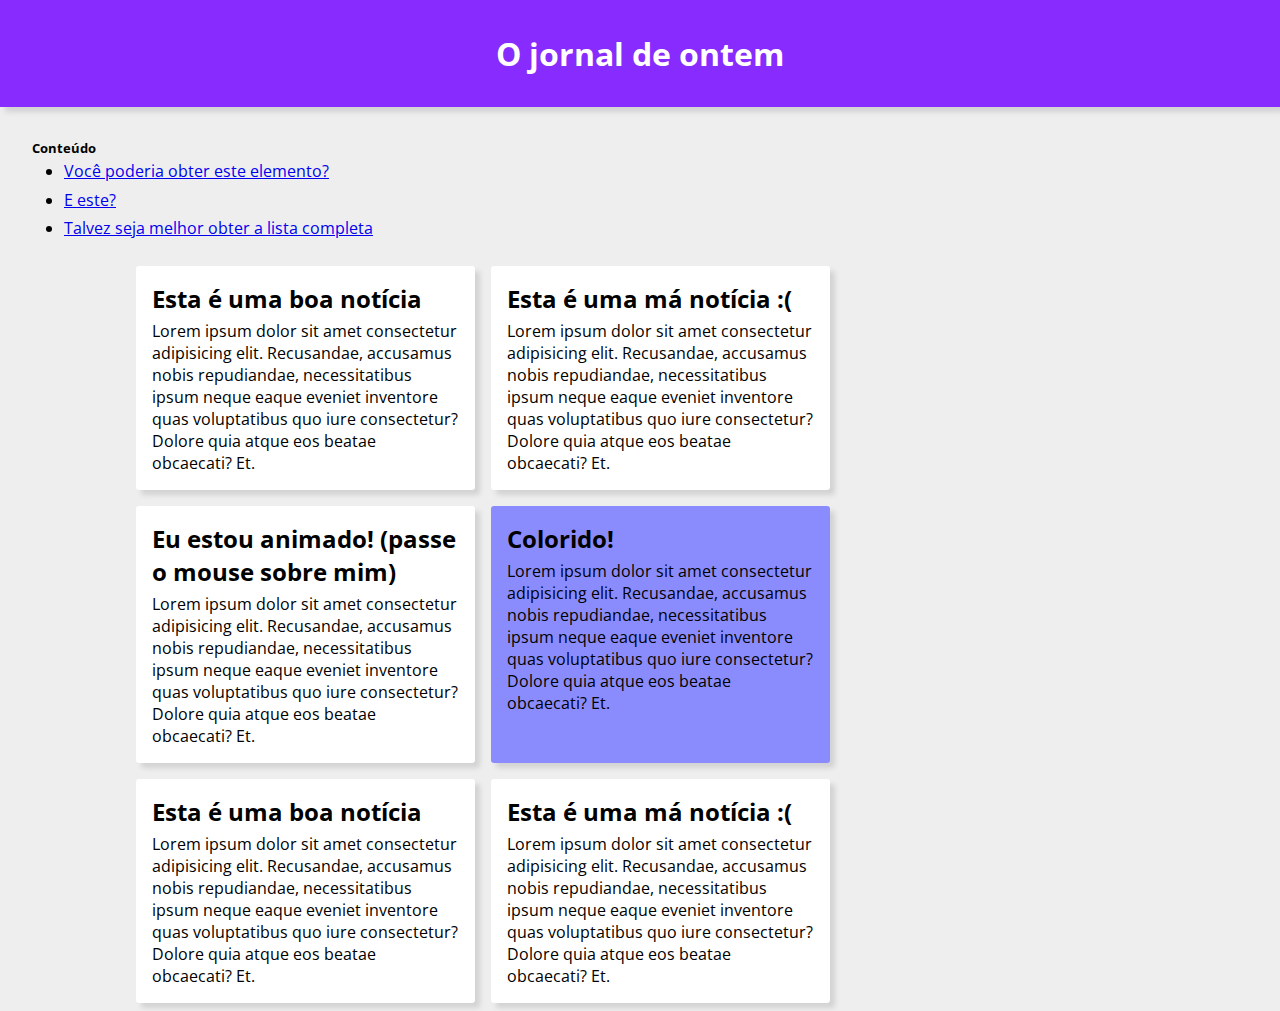
<file: Aula 4 - Introdução ao DOM/index.html>
<!DOCTYPE html>
<html lang="pt-BR">

<head>
  <meta charset="UTF-8">
  <meta http-equiv="X-UA-Compatible" content="IE=edge">
  <meta name="viewport" content="width=device-width, initial-scale=1.0">
  <link rel="stylesheet" href="styles.css">
  <title>Aula 4</title>
</head>

<body>

  <h1>O jornal de ontem</h1>

  <div class="conteudo">
    <h5>Conteúdo</h5>
    <ul>
      <li id="item1"><a href="#">Você poderia obter este elemento?</a></li>
      <li id="item2"><a href="#">E este?</a></li>
      <li id="item3"><a href="#">Talvez seja melhor obter a lista completa</a></li>
    </ul>
  </div>

  <section>
    <article id="card1">
      <h2 id="titleCard1">Esta é uma boa notícia</h2>
      <p>
        Lorem ipsum dolor sit amet consectetur adipisicing elit. Recusandae, accusamus nobis repudiandae, necessitatibus
        ipsum neque eaque eveniet inventore quas voluptatibus quo iure consectetur? Dolore quia atque eos beatae
        obcaecati? Et.
      </p>
    </article>

    <article>
      <h2>Esta é uma má notícia :(</h2>
      <p>
        Lorem ipsum dolor sit amet consectetur adipisicing elit. Recusandae, accusamus nobis repudiandae, necessitatibus
        ipsum neque eaque eveniet inventore quas voluptatibus quo iure consectetur? Dolore quia atque eos beatae
        obcaecati? Et.
      </p>
    </article>
    <article class="animado">
      <h2>Eu estou animado! (passe o mouse sobre mim)</h2>
      <p>
        Lorem ipsum dolor sit amet consectetur adipisicing elit. Recusandae, accusamus nobis repudiandae, necessitatibus
        ipsum neque eaque eveniet inventore quas voluptatibus quo iure consectetur? Dolore quia atque eos beatae
        obcaecati? Et.
      </p>
    </article>

    <article class="diferente">
      <h2>Colorido! </h2>
      <p>
        Lorem ipsum dolor sit amet consectetur adipisicing elit. Recusandae, accusamus nobis repudiandae, necessitatibus
        ipsum neque eaque eveniet inventore quas voluptatibus quo iure consectetur? Dolore quia atque eos beatae
        obcaecati? Et.
      </p>
    </article>
    <article>
      <h2>Esta é uma boa notícia</h2>
      <p>
        Lorem ipsum dolor sit amet consectetur adipisicing elit. Recusandae, accusamus nobis repudiandae, necessitatibus
        ipsum neque eaque eveniet inventore quas voluptatibus quo iure consectetur? Dolore quia atque eos beatae
        obcaecati? Et.
      </p>
    </article>

    <article>
      <h2>Esta é uma má notícia :(</h2>
      <p>
        Lorem ipsum dolor sit amet consectetur adipisicing elit. Recusandae, accusamus nobis repudiandae, necessitatibus
        ipsum neque eaque eveniet inventore quas voluptatibus quo iure consectetur? Dolore quia atque eos beatae
        obcaecati? Et.
      </p>
    </article>

  </section>
  <script src="script.js"></script>
</body>

</html>
</file>
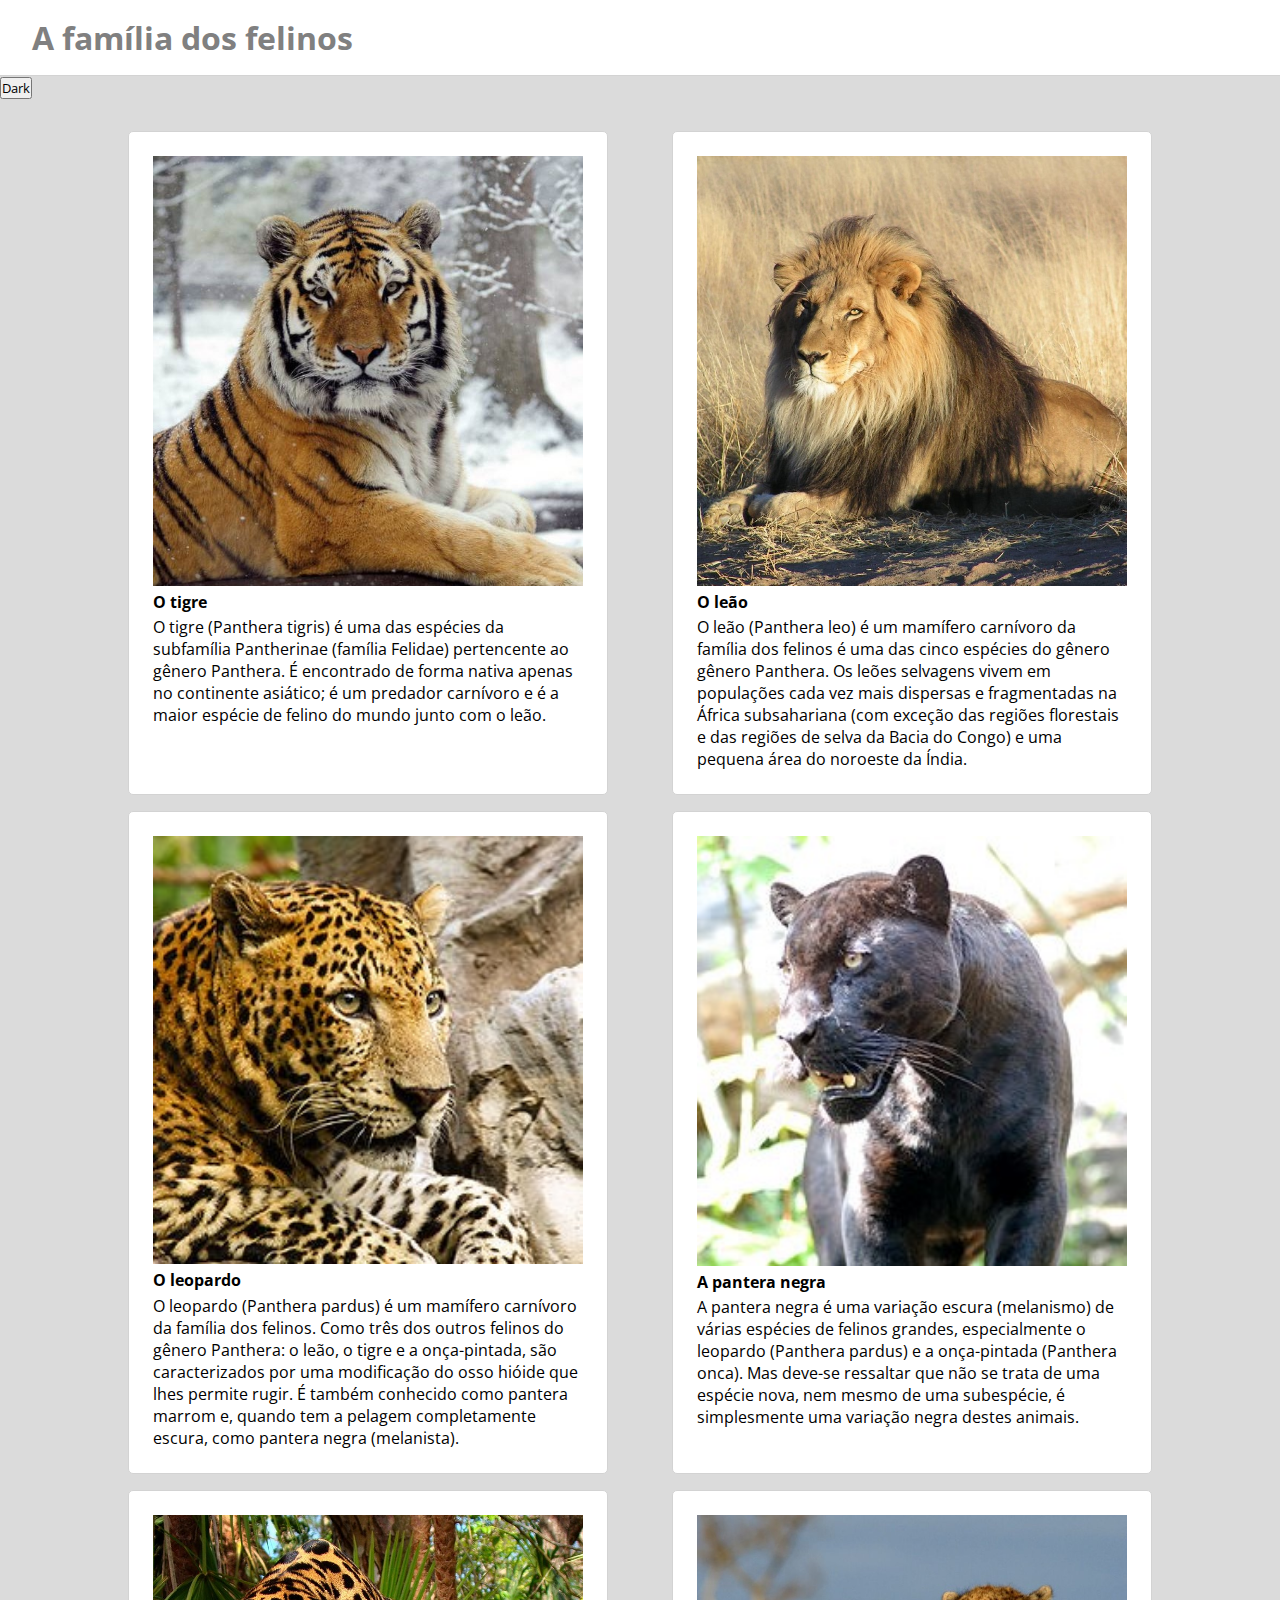
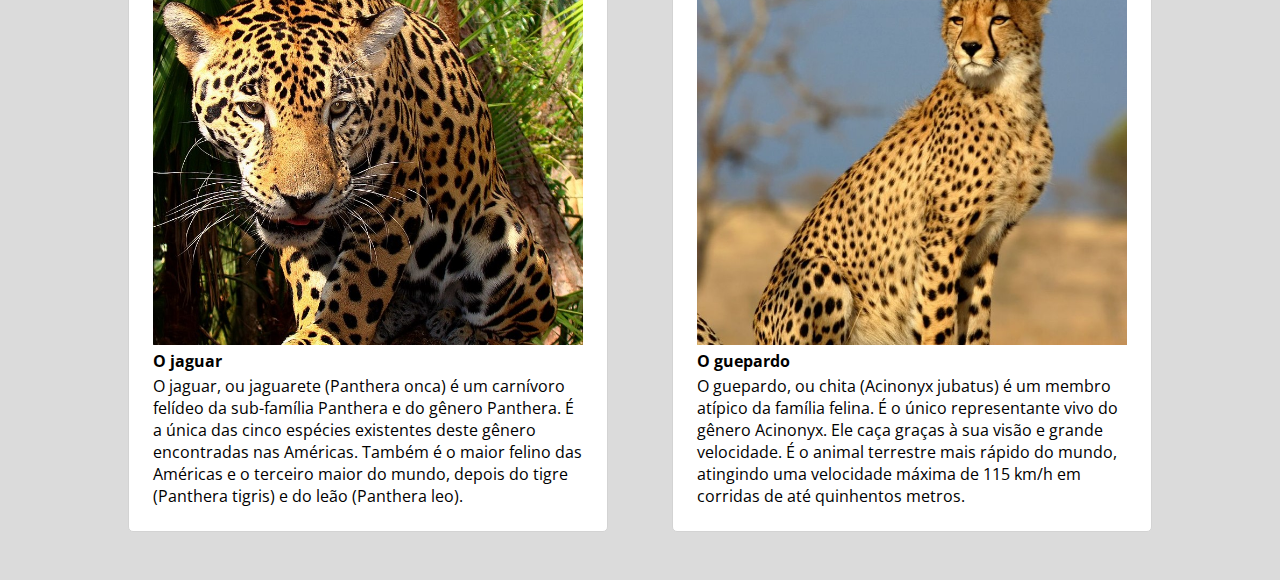
<file: Aula 5 - Modificando a DOM/index.html>
<!DOCTYPE html>
<html lang="pt-BR">

<head>
  <meta charset="UTF-8">
  <meta http-equiv="X-UA-Compatible" content="IE=edge">
  <meta name="viewport" content="width=device-width, initial-scale=1.0">
  <link rel="stylesheet" href="styles.css">
  <title>Aula 5 - Modificar elementos com JS </title>
</head>

<body id="body" class="dark">

  <h1 class="titulo">A família dos felinos</h1>

  <button onclick="dark()">Dark</button>

  <div class="container">
    <div class="item">
      <img src="./imagens/tiger.jpg">
      <h2>O tigre</h2>
      <p>
        O tigre (Panthera tigris) é uma das espécies da subfamília Pantherinae (família Felidae)
        pertencente ao gênero Panthera. É encontrado de forma nativa apenas no continente asiático; é um predador
        carnívoro e
        é a maior espécie de felino do mundo junto com o leão.
      </p>
    </div>
    <div class="item">
      <img src="./imagens/leon.jpg">
      <h2>O leão</h2>
      <p>
        O leão (Panthera leo) é um mamífero carnívoro da família dos felinos é uma das cinco espécies do gênero
        gênero Panthera. Os leões selvagens vivem em populações cada vez mais dispersas e fragmentadas na África
        subsahariana
        (com exceção das regiões florestais e das regiões de selva da Bacia do Congo) e uma pequena área do noroeste da
        Índia.
      </p>
    </div>
    <div class="item">
      <img src="./imagens/leopardo.jpg">
      <h2>O leopardo</h2>
      <p>
        O leopardo (Panthera pardus) é um mamífero carnívoro da família dos felinos. Como três dos outros
        felinos do gênero Panthera: o leão, o tigre e a onça-pintada, são caracterizados por uma modificação do osso
        hióide que lhes permite rugir.
        É também conhecido como pantera marrom e, quando tem a pelagem completamente escura, como pantera negra
        (melanista).
      </p>
    </div>
    <div class="item">
      <img src="./imagens/pantera-negra.jpg">
      <h2>A pantera negra</h2>
      <p>
        A pantera negra é uma variação escura (melanismo) de várias espécies de felinos grandes, especialmente o
        leopardo (Panthera pardus) e a onça-pintada (Panthera onca).
        Mas deve-se ressaltar que não se trata de uma espécie nova, nem mesmo de uma subespécie, é simplesmente uma
        variação negra destes animais.
      </p>
    </div>
    <div class="item">
      <img src="./imagens/jaguar.jpg">
      <h2>O jaguar</h2>
      <p>
        O jaguar, ou jaguarete (Panthera onca) é um carnívoro felídeo da sub-família Panthera e do
        gênero Panthera. É a única das cinco espécies existentes deste gênero encontradas nas Américas. Também
        é o maior felino das Américas e o terceiro maior do mundo, depois do tigre (Panthera tigris) e do leão (Panthera
        leo).
      </p>
    </div>
    <div class="item">
      <img src="./imagens/chita.jpg">
      <h2>O guepardo</h2>
      <p>
        O guepardo, ou chita (Acinonyx jubatus) é um membro atípico da família felina. É o único
        representante vivo do gênero Acinonyx. Ele caça graças à sua visão e grande velocidade. É o animal terrestre
        mais rápido
        do mundo, atingindo uma velocidade máxima de 115 km/h em corridas de até quinhentos metros.
      </p>
    </div>
  </div>

  <script src="script.js"></script>
</body>

</html>
</file>
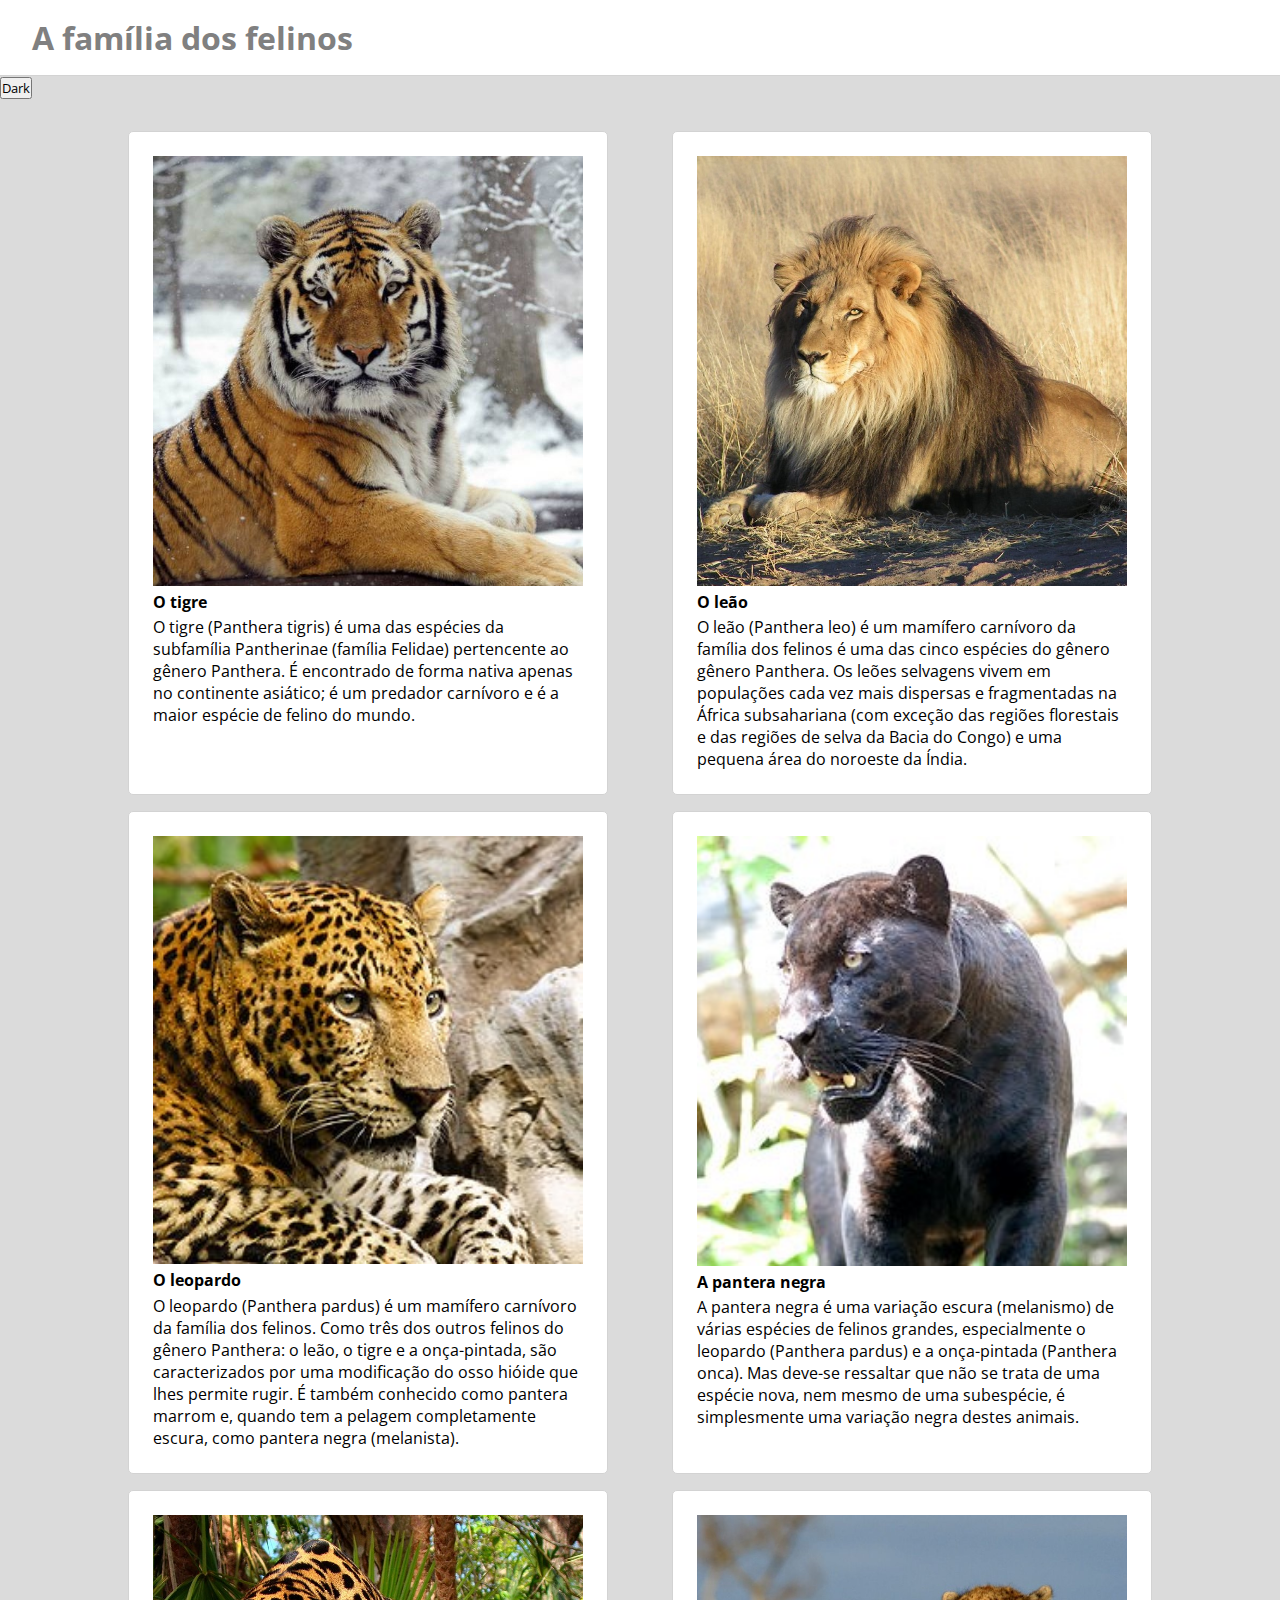
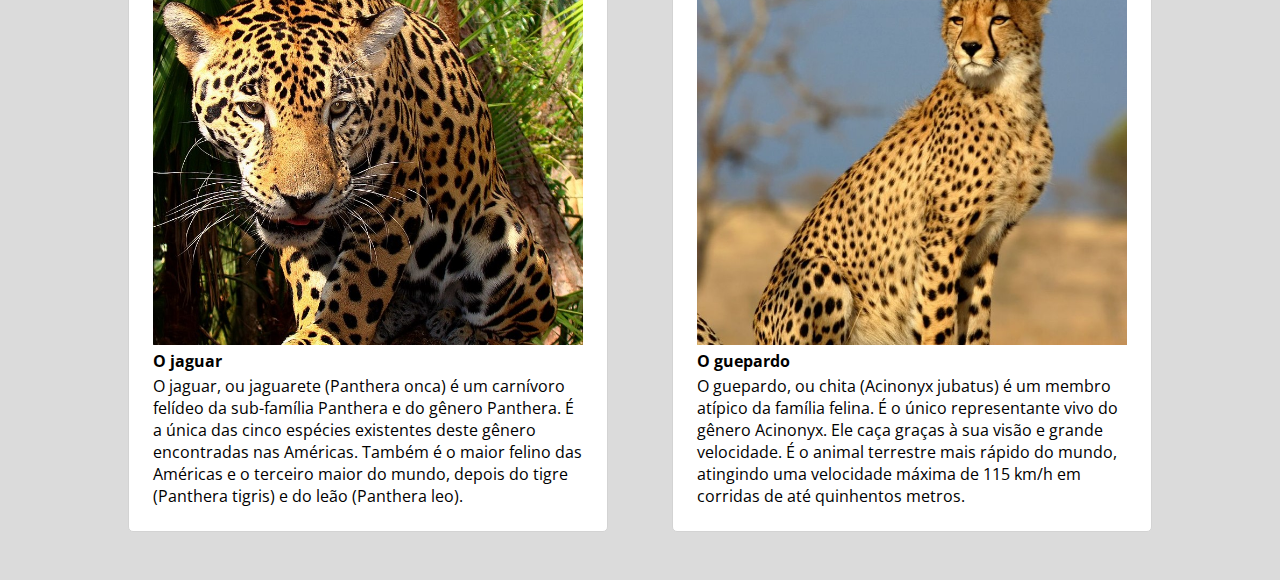
<file: Aula 6 - Trabalhando com nós/index.html>
<!DOCTYPE html>
<html lang="pt-BR">

<head>
  <meta charset="UTF-8">
  <meta http-equiv="X-UA-Compatible" content="IE=edge">
  <meta name="viewport" content="width=device-width, initial-scale=1.0">
  <link rel="stylesheet" href="styles.css">
  <title>Aula 5 - Modificar elementos com JS </title>
</head>

<body class="dark">

  <h1 class="titulo">A família dos felinos</h1>

  <button onclick="dark()">Dark</button>

  <div class="container">
    <div class="item">
      <img src="./imagens/tiger.jpg">
      <h2>O tigre</h2>
      <p>
        O tigre (Panthera tigris) é uma das espécies da subfamília Pantherinae (família Felidae)
        pertencente ao gênero Panthera. É encontrado de forma nativa apenas no continente asiático; é um predador
        carnívoro e
        é a maior espécie de felino do mundo junto com o leão.
      </p>
    </div>
    <div class="item">
      <img src="./imagens/leon.jpg">
      <h2>O leão</h2>
      <p>
        O leão (Panthera leo) é um mamífero carnívoro da família dos felinos é uma das cinco espécies do gênero
        gênero Panthera. Os leões selvagens vivem em populações cada vez mais dispersas e fragmentadas na África
        subsahariana
        (com exceção das regiões florestais e das regiões de selva da Bacia do Congo) e uma pequena área do noroeste da
        Índia.
      </p>
    </div>
    <div class="item">
      <img src="./imagens/leopardo.jpg">
      <h2>O leopardo</h2>
      <p>
        O leopardo (Panthera pardus) é um mamífero carnívoro da família dos felinos. Como três dos outros
        felinos do gênero Panthera: o leão, o tigre e a onça-pintada, são caracterizados por uma modificação do osso
        hióide que lhes permite rugir.
        É também conhecido como pantera marrom e, quando tem a pelagem completamente escura, como pantera negra
        (melanista).
      </p>
    </div>
    <div class="item">
      <img src="./imagens/pantera-negra.jpg">
      <h2>A pantera negra</h2>
      <p>
        A pantera negra é uma variação escura (melanismo) de várias espécies de felinos grandes, especialmente o
        leopardo (Panthera pardus) e a onça-pintada (Panthera onca).
        Mas deve-se ressaltar que não se trata de uma espécie nova, nem mesmo de uma subespécie, é simplesmente uma
        variação negra destes animais.
      </p>
    </div>
    <div class="item">
      <img src="./imagens/jaguar.jpg">
      <h2>O jaguar</h2>
      <p>
        O jaguar, ou jaguarete (Panthera onca) é um carnívoro felídeo da sub-família Panthera e do
        gênero Panthera. É a única das cinco espécies existentes deste gênero encontradas nas Américas. Também
        é o maior felino das Américas e o terceiro maior do mundo, depois do tigre (Panthera tigris) e do leão (Panthera
        leo).
      </p>
    </div>
    <div class="item">
      <img src="./imagens/chita.jpg">
      <h2>O guepardo</h2>
      <p>
        O guepardo, ou chita (Acinonyx jubatus) é um membro atípico da família felina. É o único
        representante vivo do gênero Acinonyx. Ele caça graças à sua visão e grande velocidade. É o animal terrestre
        mais rápido
        do mundo, atingindo uma velocidade máxima de 115 km/h em corridas de até quinhentos metros.
      </p>
    </div>
  </div>

  <script src="script.js"></script>
</body>

</html>
</file>
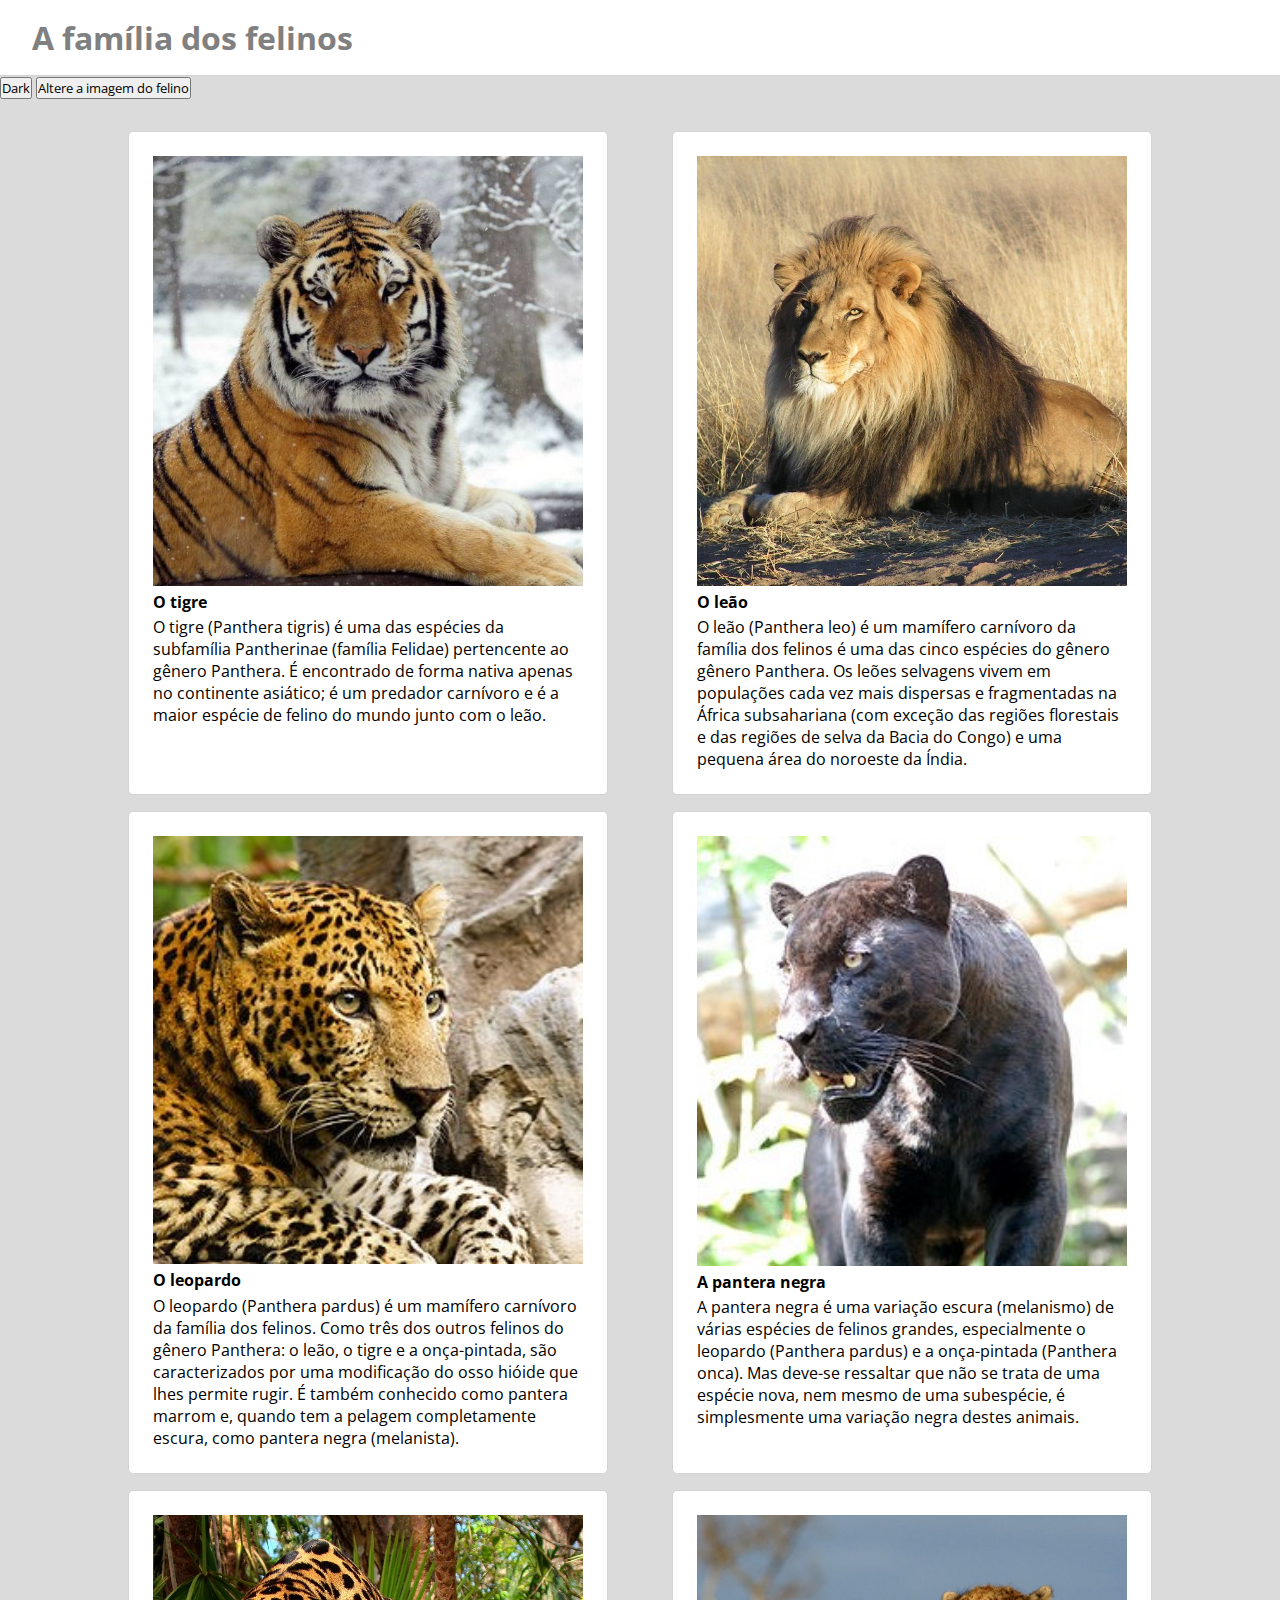
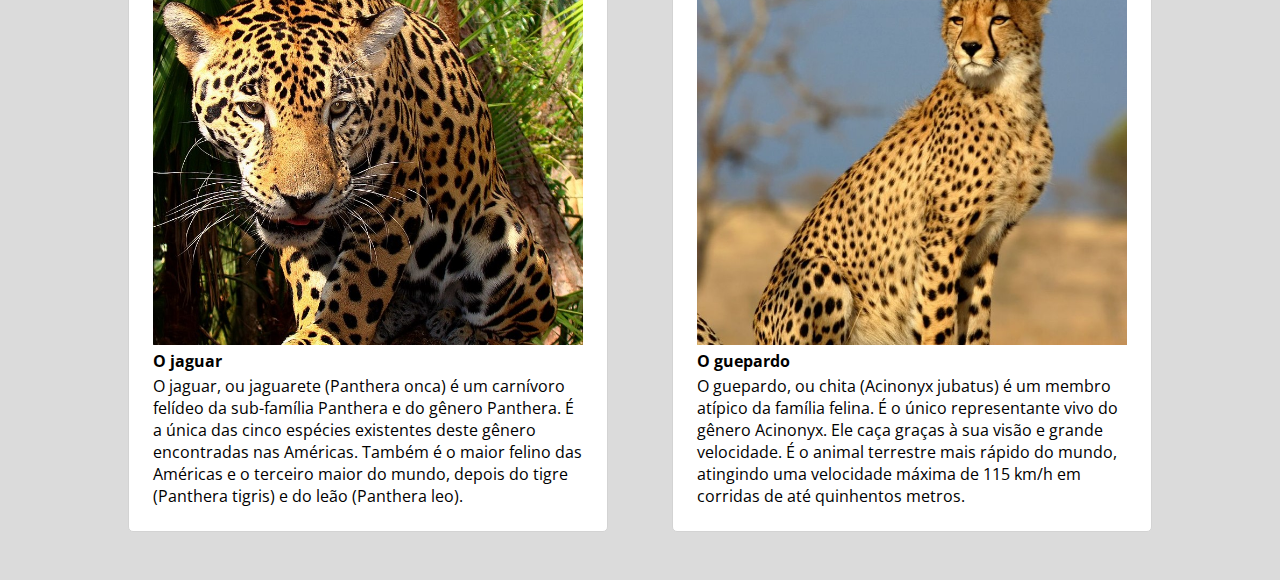
<file: Aula 7 - Atributos Dinamicos/index.html>
<!DOCTYPE html>
<html lang="pt-BR">

<head>
  <meta charset="UTF-8">
  <meta http-equiv="X-UA-Compatible" content="IE=edge">
  <meta name="viewport" content="width=device-width, initial-scale=1.0">
  <link rel="stylesheet" href="styles.css">
  <title>Aula 5 - Modificar elementos com JS </title>
</head>

<body class="dark">

  <h1 class="titulo">A família dos felinos</h1>

  <button onclick="dark()">Dark</button>
  <button onclick="alterarImagem()">Altere a imagem do felino</button>

  <div class="container">
    <div class="item">
      <img src="./imagens/tiger.jpg">
      <h2>O tigre</h2>
      <p>
        O tigre (Panthera tigris) é uma das espécies da subfamília Pantherinae (família Felidae)
        pertencente ao gênero Panthera. É encontrado de forma nativa apenas no continente asiático; é um predador
        carnívoro e
        é a maior espécie de felino do mundo junto com o leão.
      </p>
    </div>
    <div class="item">
      <img src="./imagens/leon.jpg">
      <h2>O leão</h2>
      <p>
        O leão (Panthera leo) é um mamífero carnívoro da família dos felinos é uma das cinco espécies do gênero
        gênero Panthera. Os leões selvagens vivem em populações cada vez mais dispersas e fragmentadas na África
        subsahariana
        (com exceção das regiões florestais e das regiões de selva da Bacia do Congo) e uma pequena área do noroeste da
        Índia.
      </p>
    </div>
    <div class="item">
      <img src="./imagens/leopardo.jpg">
      <h2>O leopardo</h2>
      <p>
        O leopardo (Panthera pardus) é um mamífero carnívoro da família dos felinos. Como três dos outros
        felinos do gênero Panthera: o leão, o tigre e a onça-pintada, são caracterizados por uma modificação do osso
        hióide que lhes permite rugir.
        É também conhecido como pantera marrom e, quando tem a pelagem completamente escura, como pantera negra
        (melanista).
      </p>
    </div>
    <div class="item">
      <img src="./imagens/pantera-negra.jpg">
      <h2>A pantera negra</h2>
      <p>
        A pantera negra é uma variação escura (melanismo) de várias espécies de felinos grandes, especialmente o
        leopardo (Panthera pardus) e a onça-pintada (Panthera onca).
        Mas deve-se ressaltar que não se trata de uma espécie nova, nem mesmo de uma subespécie, é simplesmente uma
        variação negra destes animais.
      </p>
    </div>
    <div class="item">
      <img src="./imagens/jaguar.jpg">
      <h2>O jaguar</h2>
      <p>
        O jaguar, ou jaguarete (Panthera onca) é um carnívoro felídeo da sub-família Panthera e do
        gênero Panthera. É a única das cinco espécies existentes deste gênero encontradas nas Américas. Também
        é o maior felino das Américas e o terceiro maior do mundo, depois do tigre (Panthera tigris) e do leão (Panthera
        leo).
      </p>
    </div>
    <div class="item">
      <img src="./imagens/chita.jpg">
      <h2>O guepardo</h2>
      <p>
        O guepardo, ou chita (Acinonyx jubatus) é um membro atípico da família felina. É o único
        representante vivo do gênero Acinonyx. Ele caça graças à sua visão e grande velocidade. É o animal terrestre
        mais rápido
        do mundo, atingindo uma velocidade máxima de 115 km/h em corridas de até quinhentos metros.
      </p>
    </div>
  </div>

  <script src="script.js"></script>
</body>

</html>
</file>
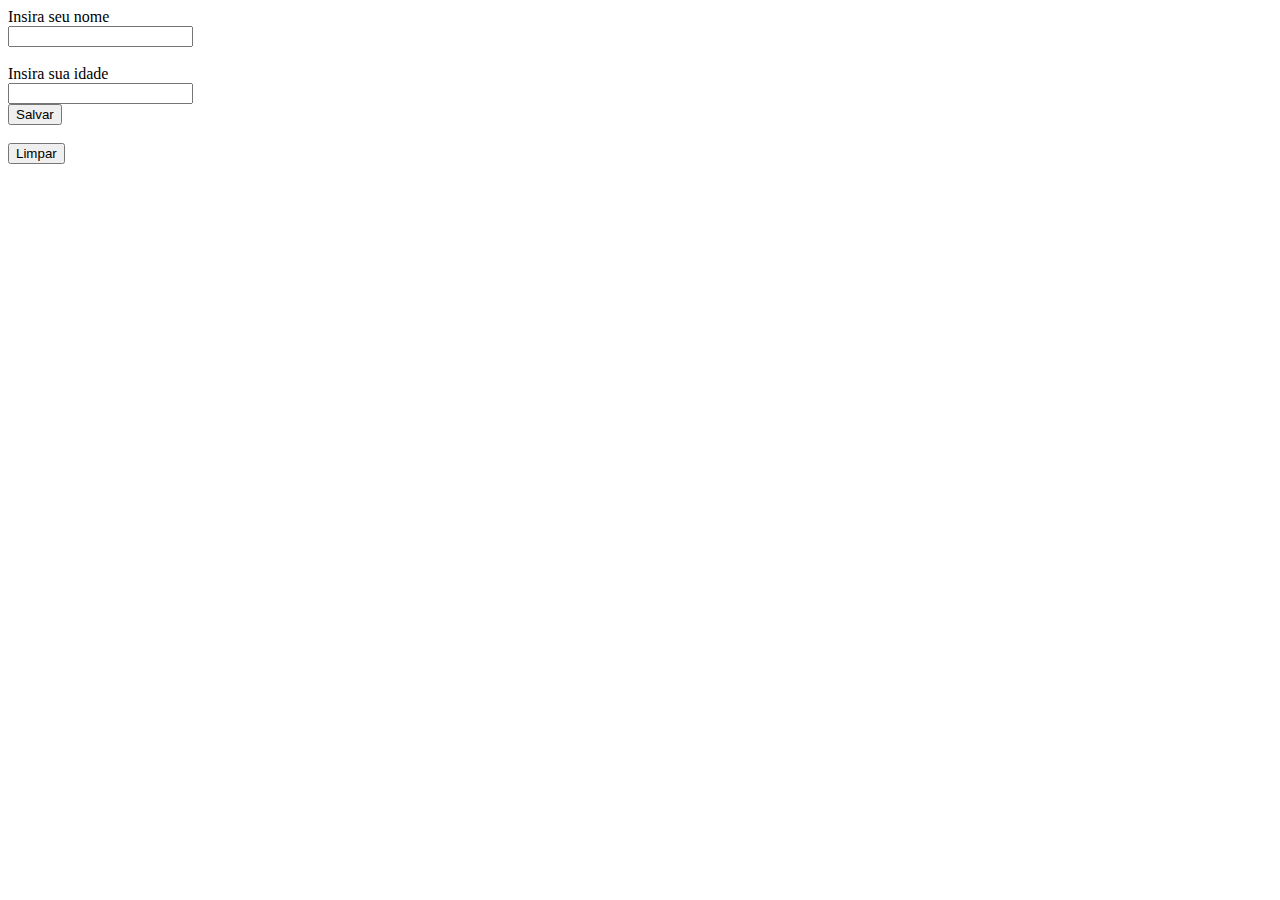
<file: Aula 8 - Eventos/index.html>
<!DOCTYPE html>
<html lang="en">
<head>
    <meta charset="UTF-8">
    <meta http-equiv="X-UA-Compatible" content="IE=edge">
    <meta name="viewport" content="width=device-width, initial-scale=1.0">
    <title>Aula 8</title>
</head>
<body onload="alerta()">
    <form>
        <div class="item">
            <label for="text">Insira seu nome</label>
            <br>
            <input type="text" required>
            <br>
            <br>

            <label for="text">Insira sua idade</label>
            <br>
            <input type="text">
        </div>

        <div class="item">
            <button id="idBotaoSalvar" type="submit">Salvar</button>
            <br>
            <br>
            <button type="reset">Limpar</button>

        </div>

    </form>
    <script src="script.js"></script>
</body>
</html>
</file>
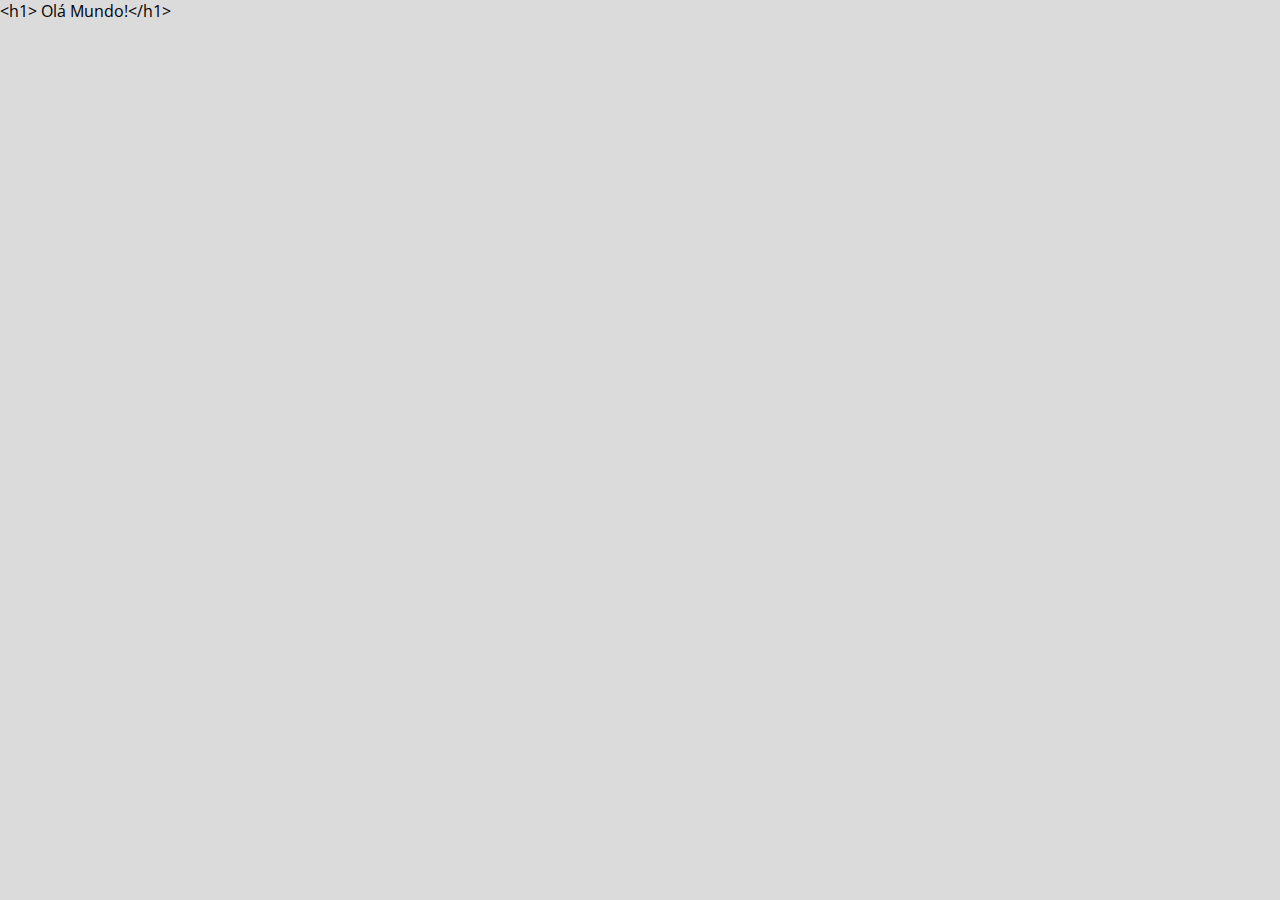
<file: Aula 5 - Modificando a DOM/indexAula.html>
<!DOCTYPE html>
<html lang="pt-BR">

<head>
  <meta charset="UTF-8">
  <meta http-equiv="X-UA-Compatible" content="IE=edge">
  <meta name="viewport" content="width=device-width, initial-scale=1.0">
  <link rel="stylesheet" href="styles.css">
  <title>Aula 5 - Modificar elementos com JS </title>
</head>

<body id="main" class="dark">

  <p>oi</p>

  <script src="scriptAula.js"></script>
</body>

</html>
</file>
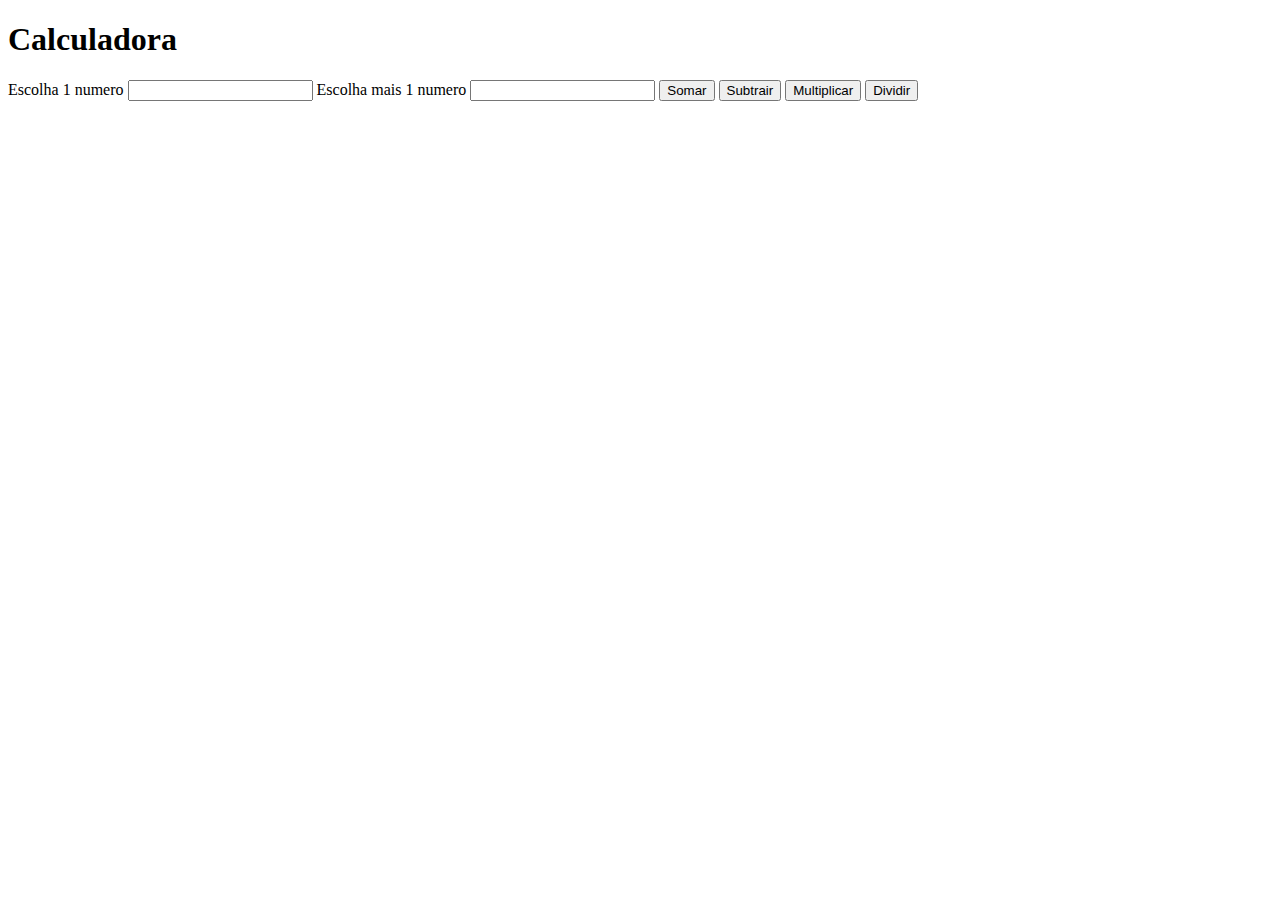
<file: Aula 9 - funçoes/calculadora.html>
<!DOCTYPE html>
<html lang="en">
<head>
    <meta charset="UTF-8">
    <meta http-equiv="X-UA-Compatible" content="IE=edge">
    <meta name="viewport" content="width=device-width, initial-scale=1.0">
    <title>Document</title>
</head>
<body>
    <h1>Calculadora</h1>
   
    <label for="numero1">Escolha 1 numero</label>
    <input id="numero1" type="number">

    <label for="numero2">Escolha mais 1 numero</label>
    <input id="numero2" type="number">

    <button id="botaoSomar">Somar</button>
    <button id="botaoSubtrair">Subtrair</button>
    <button id="botaoMulti">Multiplicar</button>
    <button id="botaoDividir">Dividir</button>

    <div id="resultado">     </div>

    <script src="dividir.js"></script>
    <script src="multiplicar.js"></script>
    <script src="somar.js"></script>
    <script src="subtrair.js"></script>
    <script src="calculadora.js"></script>
</body>
</html>
</file>
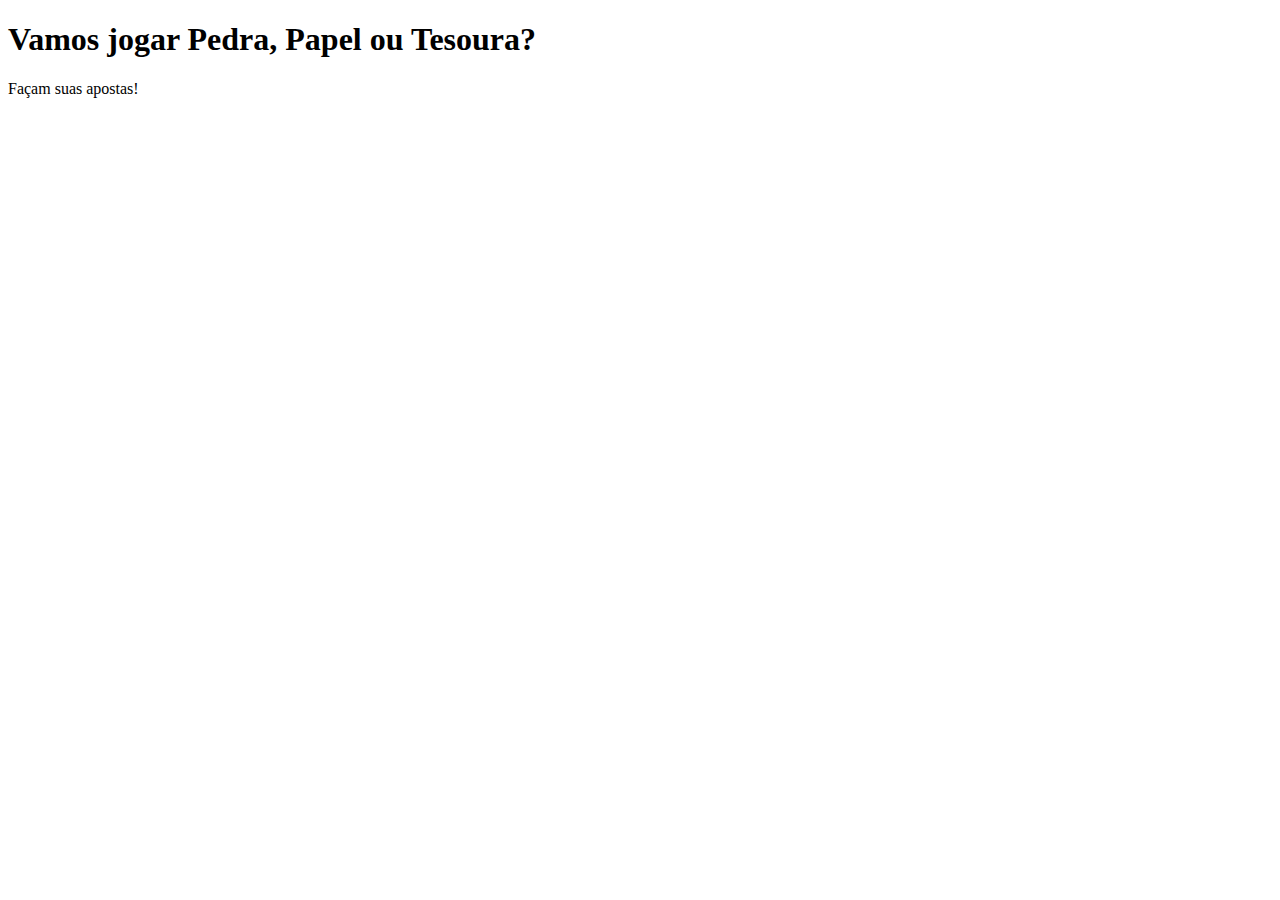
<file: Aula 4 - Introdução ao DOM/exercicio_pedra_papel_tesoura/indexPedraPapelTesoura.html>
<!DOCTYPE html>
<html lang="pt-br">
<head>
    <meta charset="UTF-8">
    <meta http-equiv="X-UA-Compatible" content="IE=edge">
    <meta name="viewport" content="width=device-width, initial-scale=1.0">
    <title>Pedra, Papel ou Tesoura</title>
    
</head>
<body>
    
    <h1>Vamos jogar Pedra, Papel ou Tesoura?</h1>
    <p>Façam suas apostas!</p>



    <script src="indexPedraPapelTesoura.js"></script>
</body>
</html>
</file>
<file: Aula 4 - Introdução ao DOM/styles.css>
@import url('https://fonts.googleapis.com/css2?family=Open+Sans:wght@300&display=swap');

* {
  margin: 0;
  padding: 0;
  font-family: 'Open Sans', sans-serif;
}

body {
  min-height: 100vh;
  background-color: rgb(238, 238, 238);
}

h1 {
  text-align: center;
  padding: 1em 0;
  background-color: rgb(135, 43, 255);
  color: white;
  box-shadow: 5px 5px 5px lightgrey;
  margin-bottom: 1em;
}

.conteudo {
  margin-left: 2em;
  margin-bottom: 1em;
}

ul {
  display: block;
  margin-left: 2em;
}

li {
  padding: .2em 0;
}

section {
  display: flex;
  flex-wrap: wrap;
  padding: 0 10%;
}

section article {
  background-color: white;
  padding: 1em;
  border-radius: 3px;
  width: 30%;
  margin: .5em;
  box-shadow: 5px 5px 5px lightgrey;
}

section article.animado {
  z-index: 20;
  transition: all 200ms ease;
}

section article.animado:hover {
  transform: scale(1.2);
  box-shadow: 0px 0px 10px lightgrey;
}

section article h2{
  margin-bottom: .2em;

}

.diferente {
  background-color: rgb(138, 140, 253);
}
</file>
<file: Aula 5 - Modificando a DOM/styles.css>
@import url('https://fonts.googleapis.com/css2?family=Open+Sans:wght@300;400&display=swap');

* {
  margin: 0;
  padding: 0;
  font-family: 'Open Sans', sans-serif;
}

body {
  background-color: rgb(219, 219, 219);
}

h1 {
  padding: .5em 1em;
  background-color: white;
  border-bottom: 1px solid lightgrey;
  color: grey;
}

.container {
  display: flex;
  flex-wrap: wrap;
  justify-content: space-between;
  width: 80%;
  margin: 2em 10%;
}

.item {
  width: 30em;
  background-color: white;
  box-sizing: border-box;
  padding: 1.5em;
  margin-bottom: 1em;
  border-radius: 5px;
  border: 1px solid lightgray;
}

.item img {
  width: 100%;
}

.item h2 {
  font-size: 1em;
  margin-bottom: .2em;
}


/* ------------------------------ Estilos para o tema escuro (Dark-Mode) ----------------------------------------------- */

/* Os seguintes estilos são os que usaremos para aplicar o modo escuro, 
você terá que modificar os seletores a fim de poder resolver o exercício.*/

/* // A cor de fundo  */
.bodydark {
  background-color: rgb(39, 39, 39);
}

/* // Modificações no titulo 'A família dos felinos' */
.titulodark { 
  background-color: rgb(19, 19, 19);
  color: rgb(170, 170, 170);
  border-color: black;
}


/* // Modificações nos items */
.itemdark {
  background-color: rgb(19, 19, 19);
  border-color: black;
}

/* // Modificações nos textos dos itens e cabeçalhos dos itens */
.textodark {
  color: rgb(230, 230, 230);
}
</file>
<file: Aula 6 - Trabalhando com nós/styles.css>
@import url('https://fonts.googleapis.com/css2?family=Open+Sans:wght@300;400&display=swap');

* {
  margin: 0;
  padding: 0;
  font-family: 'Open Sans', sans-serif;
}

body {
  background-color: rgb(219, 219, 219);
}

h1 {
  padding: .5em 1em;
  background-color: white;
  border-bottom: 1px solid lightgrey;
  color: grey;
}

.container {
  display: flex;
  flex-wrap: wrap;
  justify-content: space-between;
  width: 80%;
  margin: 2em 10%;
}

.item {
  width: 30em;
  background-color: white;
  box-sizing: border-box;
  padding: 1.5em;
  margin-bottom: 1em;
  border-radius: 5px;
  border: 1px solid lightgray;
}

.item img {
  width: 100%;
}

.item h2 {
  font-size: 1em;
  margin-bottom: .2em;
}


/* ------------------------------ Estilos para o tema escuro (Dark-Mode) ----------------------------------------------- */

/* Os seguintes estilos são os que usaremos para aplicar o modo escuro, 
você terá que modificar os seletores a fim de poder resolver o exercício.*/

/* // A cor de fundo  */
.bodydark {
  background-color: rgb(39, 39, 39);
}

/* // Modificações no titulo 'A família dos felinos' */
.titulodark { 
  background-color: rgb(19, 19, 19);
  color: rgb(170, 170, 170);
  border-color: black;
}


/* // Modificações nos items */
.itemdark {
  background-color: rgb(19, 19, 19);
  border-color: black;
}

/* // Modificações nos textos dos itens e cabeçalhos dos itens */
.textodark {
  color: rgb(230, 230, 230);
}
</file>
<file: Aula 7 - Atributos Dinamicos/styles.css>
@import url('https://fonts.googleapis.com/css2?family=Open+Sans:wght@300;400&display=swap');

* {
  margin: 0;
  padding: 0;
  font-family: 'Open Sans', sans-serif;
}

body {
  background-color: rgb(219, 219, 219);
}

h1 {
  padding: .5em 1em;
  background-color: white;
  border-bottom: 1px solid lightgrey;
  color: grey;
}

.container {
  display: flex;
  flex-wrap: wrap;
  justify-content: space-between;
  width: 80%;
  margin: 2em 10%;
}

.item {
  width: 30em;
  background-color: white;
  box-sizing: border-box;
  padding: 1.5em;
  margin-bottom: 1em;
  border-radius: 5px;
  border: 1px solid lightgray;
}

.item img {
  width: 100%;
}

.item h2 {
  font-size: 1em;
  margin-bottom: .2em;
}


/* ------------------------------ Estilos para o tema escuro (Dark-Mode) ----------------------------------------------- */

/* Os seguintes estilos são os que usaremos para aplicar o modo escuro, 
você terá que modificar os seletores a fim de poder resolver o exercício.*/

/* // A cor de fundo  */
.bodydark {
  background-color: rgb(39, 39, 39);
}

/* // Modificações no titulo 'A família dos felinos' */
.titulodark { 
  background-color: rgb(19, 19, 19);
  color: rgb(170, 170, 170);
  border-color: black;
}


/* // Modificações nos items */
.itemdark {
  background-color: rgb(19, 19, 19);
  border-color: black;
}

/* // Modificações nos textos dos itens e cabeçalhos dos itens */
.textodark {
  color: rgb(230, 230, 230);
}
</file>
